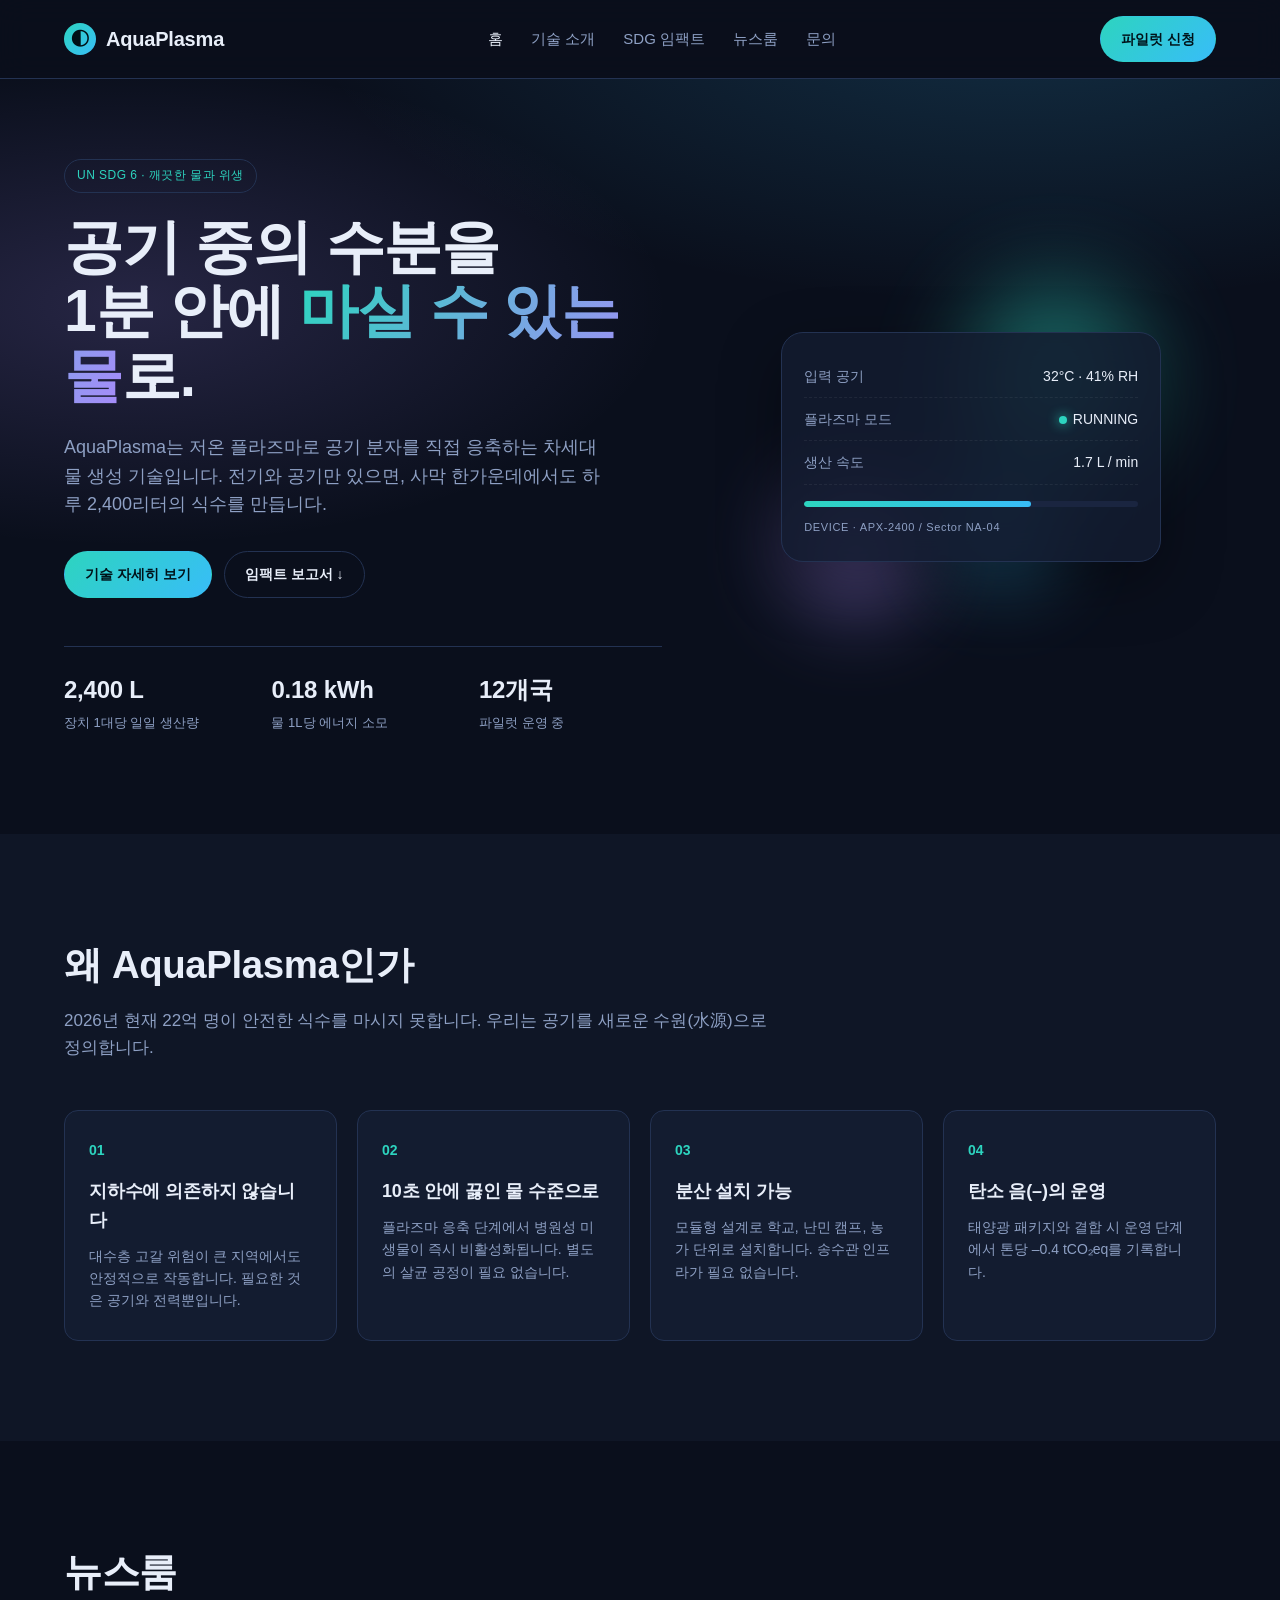
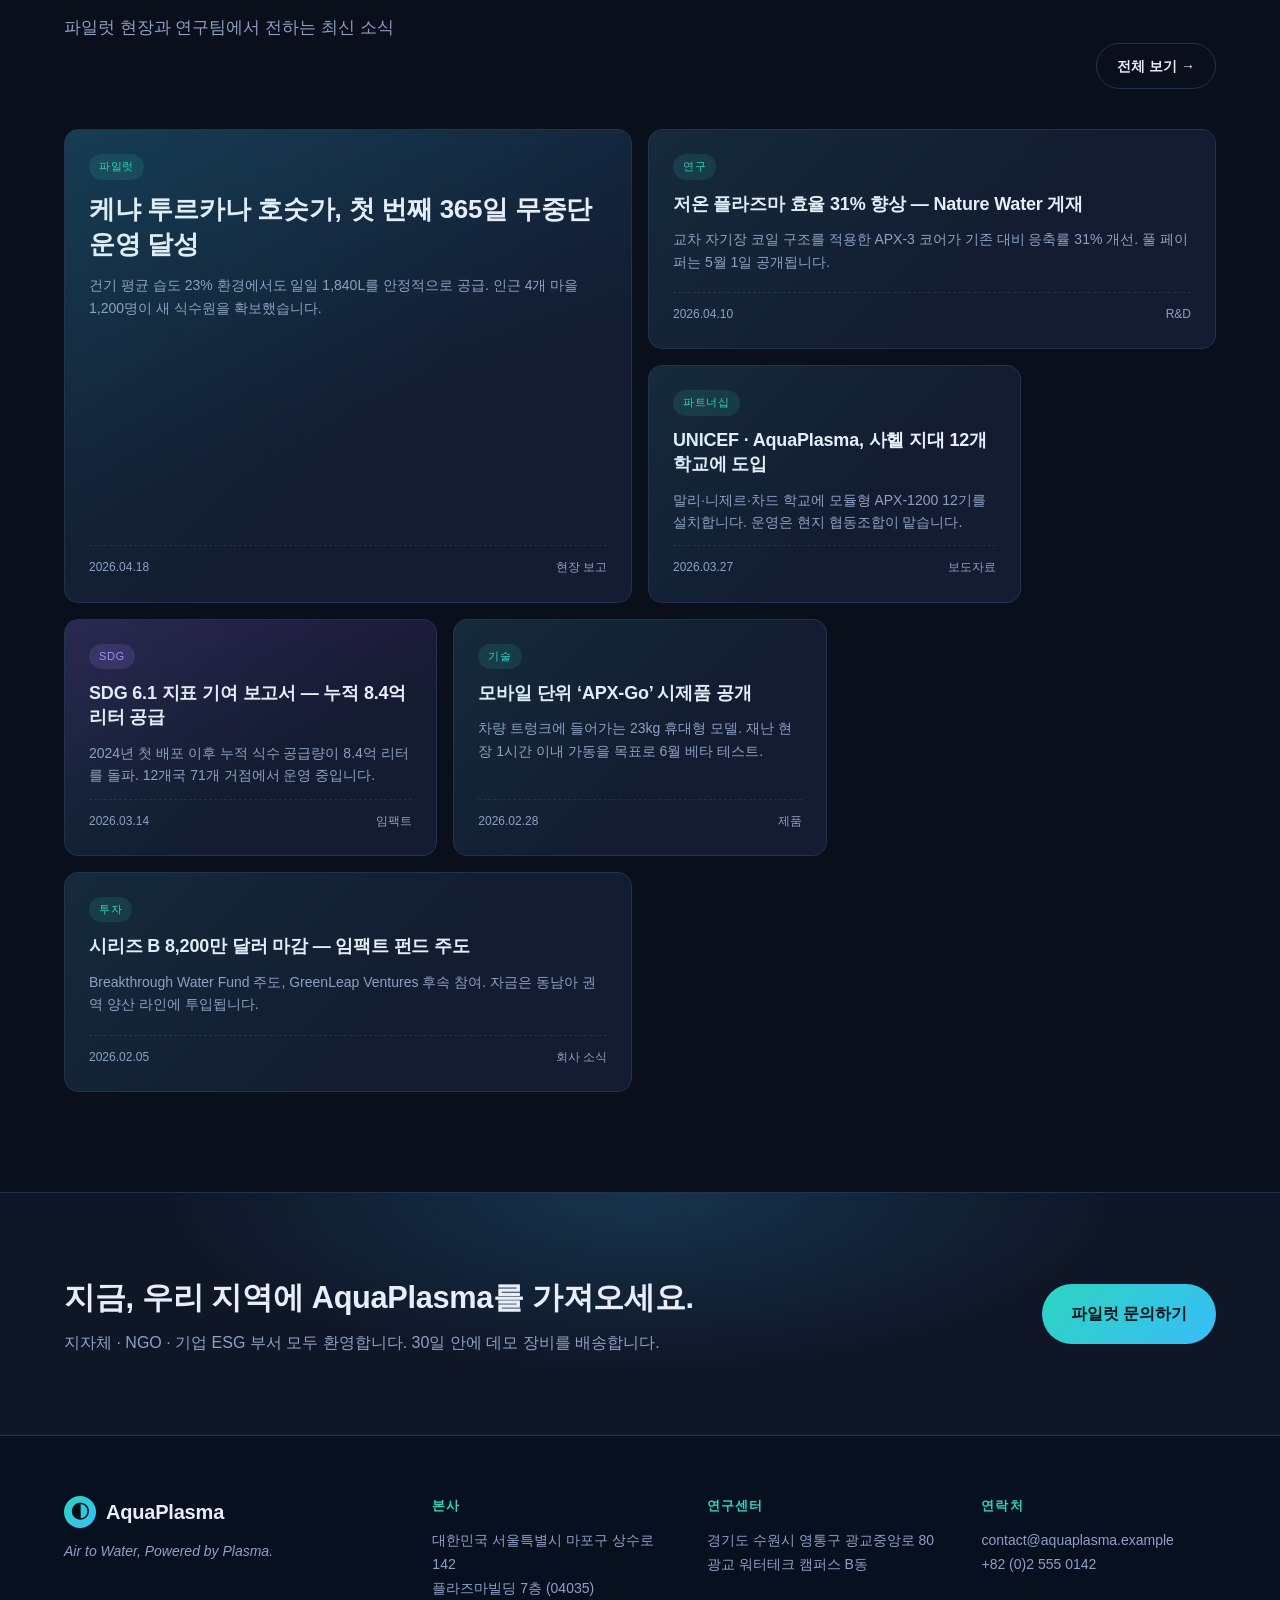
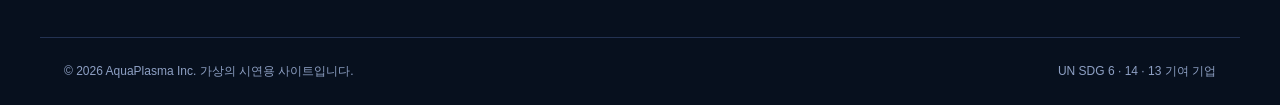
<file: test/aqua.html>
<!DOCTYPE html>
<html lang="ko">
<head>
<meta charset="UTF-8" />
<meta name="viewport" content="width=device-width, initial-scale=1.0" />
<title>AquaPlasma — 공기에서 물을 만들다</title>
<link rel="stylesheet" href="style.css" />
</head>
<body>

<header class="site-header">
  <div class="container nav">
    <a href="index.html" class="logo">
      <span class="logo-mark">◐</span>
      <span class="logo-text">AquaPlasma</span>
    </a>
    <nav class="primary-nav">
      <a href="index.html" class="active">홈</a>
      <a href="technology.html">기술 소개</a>
      <a href="#impact">SDG 임팩트</a>
      <a href="#newsroom">뉴스룸</a>
      <a href="#contact">문의</a>
    </nav>
    <a href="#contact" class="btn btn-primary">파일럿 신청</a>
  </div>
</header>

<section class="hero">
  <div class="container hero-grid">
    <div class="hero-copy">
      <span class="eyebrow">UN SDG 6 · 깨끗한 물과 위생</span>
      <h1>공기 중의 수분을<br/>1분 안에 <em>마실 수 있는 물</em>로.</h1>
      <p class="lead">
        AquaPlasma는 저온 플라즈마로 공기 분자를 직접 응축하는 차세대 물 생성 기술입니다.
        전기와 공기만 있으면, 사막 한가운데에서도 하루 2,400리터의 식수를 만듭니다.
      </p>
      <div class="hero-cta">
        <a href="technology.html" class="btn btn-primary">기술 자세히 보기</a>
        <a href="#impact" class="btn btn-ghost">임팩트 보고서 ↓</a>
      </div>
      <div class="hero-stats">
        <div><strong>2,400 L</strong><span>장치 1대당 일일 생산량</span></div>
        <div><strong>0.18 kWh</strong><span>물 1L당 에너지 소모</span></div>
        <div><strong>12개국</strong><span>파일럿 운영 중</span></div>
      </div>
    </div>
    <div class="hero-visual" aria-hidden="true">
      <div class="orb orb-1"></div>
      <div class="orb orb-2"></div>
      <div class="orb orb-3"></div>
      <div class="hero-card">
        <div class="card-row"><span>입력 공기</span><span>32°C · 41% RH</span></div>
        <div class="card-row"><span>플라즈마 모드</span><span class="dot-live">RUNNING</span></div>
        <div class="card-row"><span>생산 속도</span><span>1.7 L / min</span></div>
        <div class="card-bar"><div class="card-bar-fill"></div></div>
        <div class="card-foot">DEVICE · APX-2400 / Sector NA-04</div>
      </div>
    </div>
  </div>
</section>

<section id="impact" class="impact">
  <div class="container">
    <h2 class="section-title">왜 AquaPlasma인가</h2>
    <p class="section-sub">2026년 현재 22억 명이 안전한 식수를 마시지 못합니다. 우리는 공기를 새로운 수원(水源)으로 정의합니다.</p>
    <div class="impact-grid">
      <article class="impact-card">
        <div class="impact-num">01</div>
        <h3>지하수에 의존하지 않습니다</h3>
        <p>대수층 고갈 위험이 큰 지역에서도 안정적으로 작동합니다. 필요한 것은 공기와 전력뿐입니다.</p>
      </article>
      <article class="impact-card">
        <div class="impact-num">02</div>
        <h3>10초 안에 끓인 물 수준으로</h3>
        <p>플라즈마 응축 단계에서 병원성 미생물이 즉시 비활성화됩니다. 별도의 살균 공정이 필요 없습니다.</p>
      </article>
      <article class="impact-card">
        <div class="impact-num">03</div>
        <h3>분산 설치 가능</h3>
        <p>모듈형 설계로 학교, 난민 캠프, 농가 단위로 설치합니다. 송수관 인프라가 필요 없습니다.</p>
      </article>
      <article class="impact-card">
        <div class="impact-num">04</div>
        <h3>탄소 음(–)의 운영</h3>
        <p>태양광 패키지와 결합 시 운영 단계에서 톤당 –0.4 tCO₂eq를 기록합니다.</p>
      </article>
    </div>
  </div>
</section>

<section id="newsroom" class="newsroom">
  <div class="container">
    <div class="newsroom-head">
      <div>
        <h2 class="section-title">뉴스룸</h2>
        <p class="section-sub">파일럿 현장과 연구팀에서 전하는 최신 소식</p>
      </div>
      <a href="#" class="btn btn-ghost">전체 보기 →</a>
    </div>

    <div class="news-grid">

      <article class="news-tile tile-a">
        <span class="news-tag">파일럿</span>
        <h3>케냐 투르카나 호숫가, 첫 번째 365일 무중단 운영 달성</h3>
        <p>건기 평균 습도 23% 환경에서도 일일 1,840L를 안정적으로 공급. 인근 4개 마을 1,200명이 새 식수원을 확보했습니다.</p>
        <div class="news-foot"><span>2026.04.18</span><span>현장 보고</span></div>
      </article>

      <article class="news-tile tile-b">
        <span class="news-tag">연구</span>
        <h3>저온 플라즈마 효율 31% 향상 — Nature Water 게재</h3>
        <p>교차 자기장 코일 구조를 적용한 APX-3 코어가 기존 대비 응축률 31% 개선. 풀 페이퍼는 5월 1일 공개됩니다.</p>
        <div class="news-foot"><span>2026.04.10</span><span>R&amp;D</span></div>
      </article>

      <article class="news-tile tile-c">
        <span class="news-tag">파트너십</span>
        <h3>UNICEF · AquaPlasma, 사헬 지대 12개 학교에 도입</h3>
        <p>말리·니제르·차드 학교에 모듈형 APX-1200 12기를 설치합니다. 운영은 현지 협동조합이 맡습니다.</p>
        <div class="news-foot"><span>2026.03.27</span><span>보도자료</span></div>
      </article>

      <article class="news-tile tile-d">
        <span class="news-tag">SDG</span>
        <h3>SDG 6.1 지표 기여 보고서 — 누적 8.4억 리터 공급</h3>
        <p>2024년 첫 배포 이후 누적 식수 공급량이 8.4억 리터를 돌파. 12개국 71개 거점에서 운영 중입니다.</p>
        <div class="news-foot"><span>2026.03.14</span><span>임팩트</span></div>
      </article>

      <article class="news-tile tile-e">
        <span class="news-tag">기술</span>
        <h3>모바일 단위 ‘APX-Go’ 시제품 공개</h3>
        <p>차량 트렁크에 들어가는 23kg 휴대형 모델. 재난 현장 1시간 이내 가동을 목표로 6월 베타 테스트.</p>
        <div class="news-foot"><span>2026.02.28</span><span>제품</span></div>
      </article>

      <article class="news-tile tile-f">
        <span class="news-tag">투자</span>
        <h3>시리즈 B 8,200만 달러 마감 — 임팩트 펀드 주도</h3>
        <p>Breakthrough Water Fund 주도, GreenLeap Ventures 후속 참여. 자금은 동남아 권역 양산 라인에 투입됩니다.</p>
        <div class="news-foot"><span>2026.02.05</span><span>회사 소식</span></div>
      </article>

    </div>
  </div>
</section>

<section id="contact" class="cta">
  <div class="container cta-grid">
    <div>
      <h2>지금, 우리 지역에 AquaPlasma를 가져오세요.</h2>
      <p>지자체 · NGO · 기업 ESG 부서 모두 환영합니다. 30일 안에 데모 장비를 배송합니다.</p>
    </div>
    <a href="#" class="btn btn-primary btn-lg">파일럿 문의하기</a>
  </div>
</section>

<footer class="site-footer">
  <div class="container footer-grid">
    <div>
      <div class="logo">
        <span class="logo-mark">◐</span>
        <span class="logo-text">AquaPlasma</span>
      </div>
      <p class="footer-tag">Air to Water, Powered by Plasma.</p>
    </div>
    <div>
      <h4>본사</h4>
      <p>대한민국 서울특별시 마포구 상수로 142<br/>플라즈마빌딩 7층 (04035)</p>
    </div>
    <div>
      <h4>연구센터</h4>
      <p>경기도 수원시 영통구 광교중앙로 80<br/>광교 워터테크 캠퍼스 B동</p>
    </div>
    <div>
      <h4>연락처</h4>
      <p>contact@aquaplasma.example<br/>+82 (0)2 555 0142</p>
    </div>
  </div>
  <div class="container footer-bottom">
    <span>© 2026 AquaPlasma Inc. 가상의 시연용 사이트입니다.</span>
    <span>UN SDG 6 · 14 · 13 기여 기업</span>
  </div>
</footer>

</body>
</html>
</file>
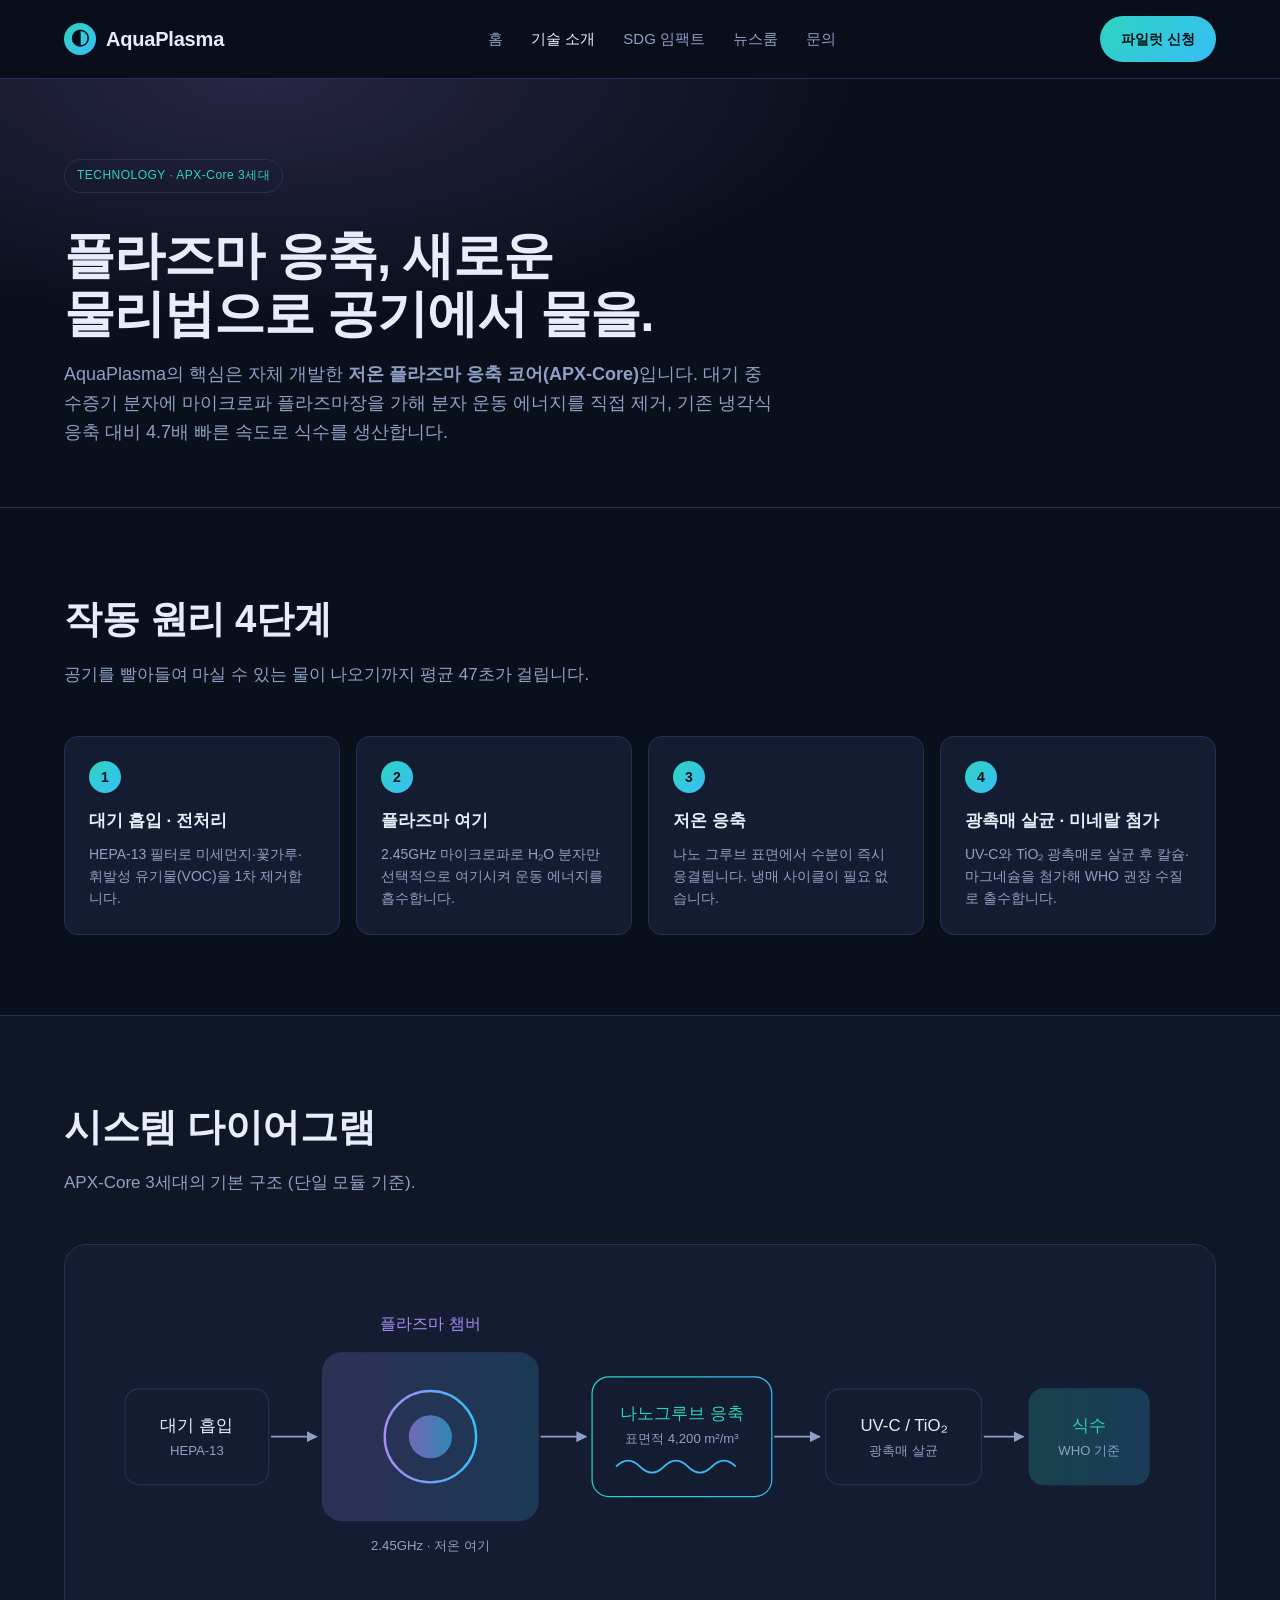
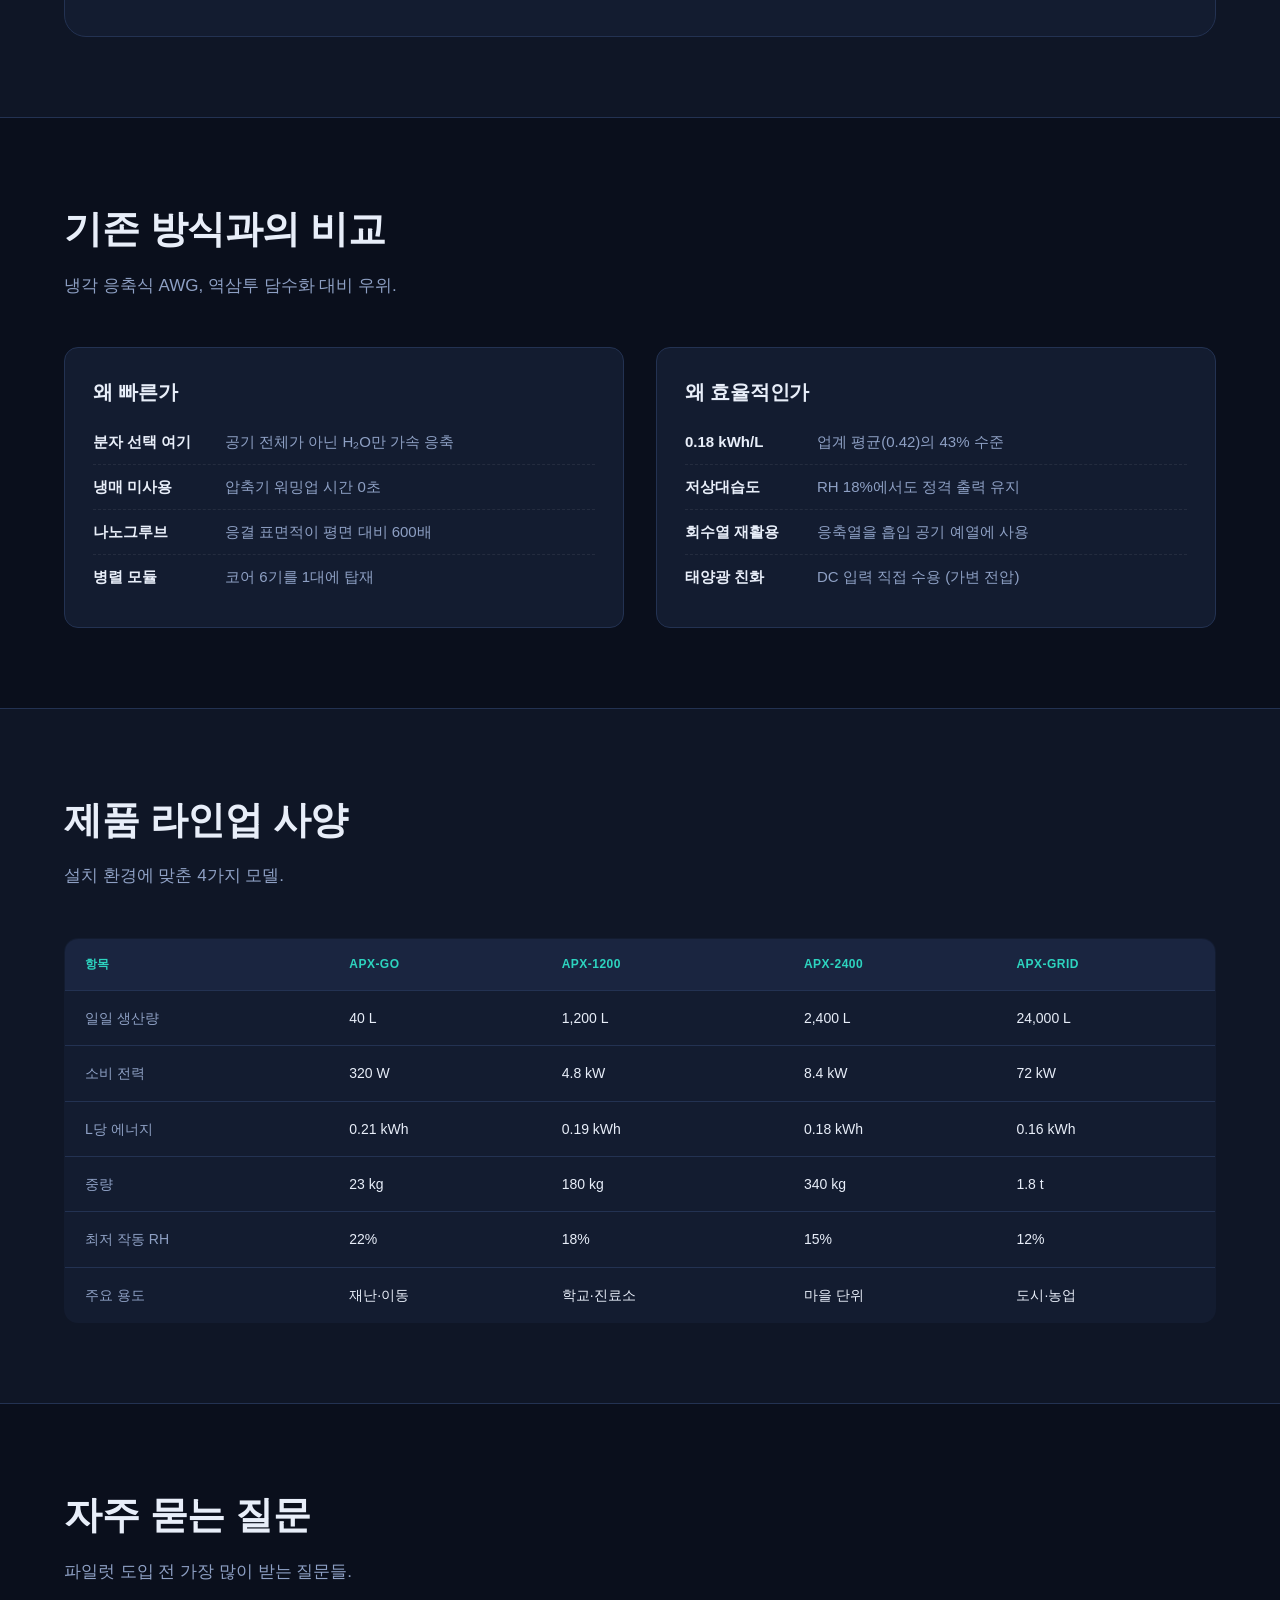
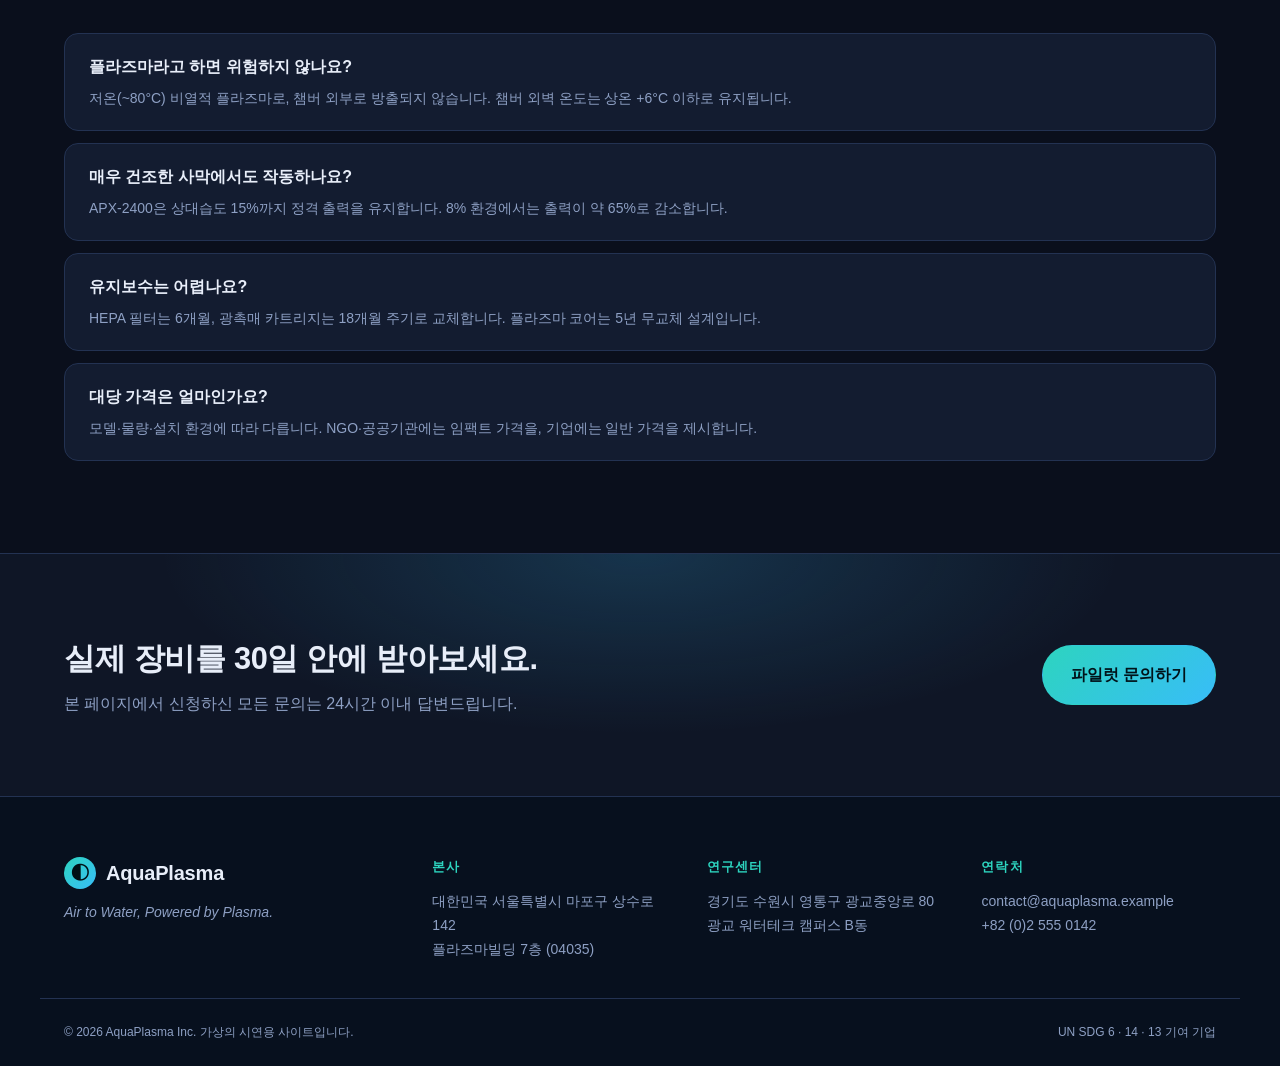
<file: test/technology.html>
<!DOCTYPE html>
<html lang="ko">
<head>
<meta charset="UTF-8" />
<meta name="viewport" content="width=device-width, initial-scale=1.0" />
<title>기술 소개 — AquaPlasma</title>
<link rel="stylesheet" href="style.css" />
</head>
<body>

<header class="site-header">
  <div class="container nav">
    <a href="index.html" class="logo">
      <span class="logo-mark">◐</span>
      <span class="logo-text">AquaPlasma</span>
    </a>
    <nav class="primary-nav">
      <a href="index.html">홈</a>
      <a href="technology.html" class="active">기술 소개</a>
      <a href="index.html#impact">SDG 임팩트</a>
      <a href="index.html#newsroom">뉴스룸</a>
      <a href="index.html#contact">문의</a>
    </nav>
    <a href="index.html#contact" class="btn btn-primary">파일럿 신청</a>
  </div>
</header>

<section class="tech-hero">
  <div class="container">
    <span class="eyebrow">TECHNOLOGY · APX-Core 3세대</span>
    <h1>플라즈마 응축, 새로운<br/>물리법으로 공기에서 물을.</h1>
    <p>
      AquaPlasma의 핵심은 자체 개발한 <strong>저온 플라즈마 응축 코어(APX-Core)</strong>입니다.
      대기 중 수증기 분자에 마이크로파 플라즈마장을 가해 분자 운동 에너지를 직접 제거,
      기존 냉각식 응축 대비 4.7배 빠른 속도로 식수를 생산합니다.
    </p>
  </div>
</section>

<section class="tech-section">
  <div class="container">
    <h2 class="section-title">작동 원리 4단계</h2>
    <p class="section-sub">공기를 빨아들여 마실 수 있는 물이 나오기까지 평균 47초가 걸립니다.</p>
    <div class="steps">
      <div class="step">
        <div class="step-num">1</div>
        <h3>대기 흡입 · 전처리</h3>
        <p>HEPA-13 필터로 미세먼지·꽃가루·휘발성 유기물(VOC)을 1차 제거합니다.</p>
      </div>
      <div class="step">
        <div class="step-num">2</div>
        <h3>플라즈마 여기</h3>
        <p>2.45GHz 마이크로파로 H₂O 분자만 선택적으로 여기시켜 운동 에너지를 흡수합니다.</p>
      </div>
      <div class="step">
        <div class="step-num">3</div>
        <h3>저온 응축</h3>
        <p>나노 그루브 표면에서 수분이 즉시 응결됩니다. 냉매 사이클이 필요 없습니다.</p>
      </div>
      <div class="step">
        <div class="step-num">4</div>
        <h3>광촉매 살균 · 미네랄 첨가</h3>
        <p>UV-C와 TiO₂ 광촉매로 살균 후 칼슘·마그네슘을 첨가해 WHO 권장 수질로 출수합니다.</p>
      </div>
    </div>
  </div>
</section>

<section class="tech-section alt">
  <div class="container">
    <h2 class="section-title">시스템 다이어그램</h2>
    <p class="section-sub">APX-Core 3세대의 기본 구조 (단일 모듈 기준).</p>
    <div class="diagram">
      <svg viewBox="0 0 900 260" xmlns="http://www.w3.org/2000/svg">
        <defs>
          <linearGradient id="g1" x1="0" x2="1">
            <stop offset="0" stop-color="#2dd4bf"/>
            <stop offset="1" stop-color="#38bdf8"/>
          </linearGradient>
          <linearGradient id="g2" x1="0" x2="1">
            <stop offset="0" stop-color="#a78bfa"/>
            <stop offset="1" stop-color="#38bdf8"/>
          </linearGradient>
          <marker id="arrow" viewBox="0 0 10 10" refX="9" refY="5" markerWidth="6" markerHeight="6" orient="auto">
            <path d="M 0 0 L 10 5 L 0 10 z" fill="#8ea0c4"/>
          </marker>
        </defs>

        <!-- air input -->
        <g>
          <rect x="20" y="90" width="120" height="80" rx="12" fill="#131c30" stroke="#233252"/>
          <text x="80" y="125" fill="#e8eef9" font-size="14" text-anchor="middle" font-family="sans-serif">대기 흡입</text>
          <text x="80" y="145" fill="#8ea0c4" font-size="11" text-anchor="middle" font-family="sans-serif">HEPA-13</text>
        </g>
        <line x1="142" y1="130" x2="180" y2="130" stroke="#8ea0c4" stroke-width="1.5" marker-end="url(#arrow)"/>

        <!-- plasma chamber -->
        <g>
          <rect x="185" y="60" width="180" height="140" rx="16" fill="url(#g2)" opacity="0.18" stroke="#a78bfa"/>
          <circle cx="275" cy="130" r="38" fill="none" stroke="url(#g2)" stroke-width="2">
            <animate attributeName="r" values="32;42;32" dur="2.5s" repeatCount="indefinite"/>
          </circle>
          <circle cx="275" cy="130" r="18" fill="url(#g2)" opacity="0.6"/>
          <text x="275" y="40" fill="#a78bfa" font-size="13" text-anchor="middle" font-family="sans-serif">플라즈마 챔버</text>
          <text x="275" y="225" fill="#8ea0c4" font-size="11" text-anchor="middle" font-family="sans-serif">2.45GHz · 저온 여기</text>
        </g>
        <line x1="367" y1="130" x2="405" y2="130" stroke="#8ea0c4" stroke-width="1.5" marker-end="url(#arrow)"/>

        <!-- condenser -->
        <g>
          <rect x="410" y="80" width="150" height="100" rx="14" fill="#131c30" stroke="url(#g1)"/>
          <text x="485" y="115" fill="#2dd4bf" font-size="14" text-anchor="middle" font-family="sans-serif">나노그루브 응축</text>
          <text x="485" y="135" fill="#8ea0c4" font-size="11" text-anchor="middle" font-family="sans-serif">표면적 4,200 m²/m³</text>
          <path d="M 430 155 q 10 -10 20 0 t 20 0 t 20 0 t 20 0 t 20 0" stroke="#38bdf8" fill="none" stroke-width="1.5"/>
        </g>
        <line x1="562" y1="130" x2="600" y2="130" stroke="#8ea0c4" stroke-width="1.5" marker-end="url(#arrow)"/>

        <!-- sterilize -->
        <g>
          <rect x="605" y="90" width="130" height="80" rx="12" fill="#131c30" stroke="#233252"/>
          <text x="670" y="125" fill="#e8eef9" font-size="14" text-anchor="middle" font-family="sans-serif">UV-C / TiO₂</text>
          <text x="670" y="145" fill="#8ea0c4" font-size="11" text-anchor="middle" font-family="sans-serif">광촉매 살균</text>
        </g>
        <line x1="737" y1="130" x2="770" y2="130" stroke="#8ea0c4" stroke-width="1.5" marker-end="url(#arrow)"/>

        <!-- output -->
        <g>
          <rect x="775" y="90" width="100" height="80" rx="12" fill="url(#g1)" opacity="0.2" stroke="#2dd4bf"/>
          <text x="825" y="125" fill="#2dd4bf" font-size="14" text-anchor="middle" font-family="sans-serif">식수</text>
          <text x="825" y="145" fill="#8ea0c4" font-size="11" text-anchor="middle" font-family="sans-serif">WHO 기준</text>
        </g>
      </svg>
    </div>
  </div>
</section>

<section class="tech-section">
  <div class="container">
    <h2 class="section-title">기존 방식과의 비교</h2>
    <p class="section-sub">냉각 응축식 AWG, 역삼투 담수화 대비 우위.</p>
    <div class="tech-grid">
      <div class="tech-card">
        <h3>왜 빠른가</h3>
        <ul>
          <li><strong>분자 선택 여기</strong>공기 전체가 아닌 H₂O만 가속 응축</li>
          <li><strong>냉매 미사용</strong>압축기 워밍업 시간 0초</li>
          <li><strong>나노그루브</strong>응결 표면적이 평면 대비 600배</li>
          <li><strong>병렬 모듈</strong>코어 6기를 1대에 탑재</li>
        </ul>
      </div>
      <div class="tech-card">
        <h3>왜 효율적인가</h3>
        <ul>
          <li><strong>0.18 kWh/L</strong>업계 평균(0.42)의 43% 수준</li>
          <li><strong>저상대습도</strong>RH 18%에서도 정격 출력 유지</li>
          <li><strong>회수열 재활용</strong>응축열을 흡입 공기 예열에 사용</li>
          <li><strong>태양광 친화</strong>DC 입력 직접 수용 (가변 전압)</li>
        </ul>
      </div>
    </div>
  </div>
</section>

<section class="tech-section alt">
  <div class="container">
    <h2 class="section-title">제품 라인업 사양</h2>
    <p class="section-sub">설치 환경에 맞춘 4가지 모델.</p>
    <table class="spec-table">
      <thead>
        <tr>
          <th>항목</th>
          <th>APX-Go</th>
          <th>APX-1200</th>
          <th>APX-2400</th>
          <th>APX-Grid</th>
        </tr>
      </thead>
      <tbody>
        <tr><td>일일 생산량</td><td>40 L</td><td>1,200 L</td><td>2,400 L</td><td>24,000 L</td></tr>
        <tr><td>소비 전력</td><td>320 W</td><td>4.8 kW</td><td>8.4 kW</td><td>72 kW</td></tr>
        <tr><td>L당 에너지</td><td>0.21 kWh</td><td>0.19 kWh</td><td>0.18 kWh</td><td>0.16 kWh</td></tr>
        <tr><td>중량</td><td>23 kg</td><td>180 kg</td><td>340 kg</td><td>1.8 t</td></tr>
        <tr><td>최저 작동 RH</td><td>22%</td><td>18%</td><td>15%</td><td>12%</td></tr>
        <tr><td>주요 용도</td><td>재난·이동</td><td>학교·진료소</td><td>마을 단위</td><td>도시·농업</td></tr>
      </tbody>
    </table>
  </div>
</section>

<section class="tech-section">
  <div class="container">
    <h2 class="section-title">자주 묻는 질문</h2>
    <p class="section-sub">파일럿 도입 전 가장 많이 받는 질문들.</p>
    <div class="faq-item">
      <h4>플라즈마라고 하면 위험하지 않나요?</h4>
      <p>저온(~80°C) 비열적 플라즈마로, 챔버 외부로 방출되지 않습니다. 챔버 외벽 온도는 상온 +6°C 이하로 유지됩니다.</p>
    </div>
    <div class="faq-item">
      <h4>매우 건조한 사막에서도 작동하나요?</h4>
      <p>APX-2400은 상대습도 15%까지 정격 출력을 유지합니다. 8% 환경에서는 출력이 약 65%로 감소합니다.</p>
    </div>
    <div class="faq-item">
      <h4>유지보수는 어렵나요?</h4>
      <p>HEPA 필터는 6개월, 광촉매 카트리지는 18개월 주기로 교체합니다. 플라즈마 코어는 5년 무교체 설계입니다.</p>
    </div>
    <div class="faq-item">
      <h4>대당 가격은 얼마인가요?</h4>
      <p>모델·물량·설치 환경에 따라 다릅니다. NGO·공공기관에는 임팩트 가격을, 기업에는 일반 가격을 제시합니다.</p>
    </div>
  </div>
</section>

<section class="cta">
  <div class="container cta-grid">
    <div>
      <h2>실제 장비를 30일 안에 받아보세요.</h2>
      <p>본 페이지에서 신청하신 모든 문의는 24시간 이내 답변드립니다.</p>
    </div>
    <a href="index.html#contact" class="btn btn-primary btn-lg">파일럿 문의하기</a>
  </div>
</section>

<footer class="site-footer">
  <div class="container footer-grid">
    <div>
      <div class="logo">
        <span class="logo-mark">◐</span>
        <span class="logo-text">AquaPlasma</span>
      </div>
      <p class="footer-tag">Air to Water, Powered by Plasma.</p>
    </div>
    <div>
      <h4>본사</h4>
      <p>대한민국 서울특별시 마포구 상수로 142<br/>플라즈마빌딩 7층 (04035)</p>
    </div>
    <div>
      <h4>연구센터</h4>
      <p>경기도 수원시 영통구 광교중앙로 80<br/>광교 워터테크 캠퍼스 B동</p>
    </div>
    <div>
      <h4>연락처</h4>
      <p>contact@aquaplasma.example<br/>+82 (0)2 555 0142</p>
    </div>
  </div>
  <div class="container footer-bottom">
    <span>© 2026 AquaPlasma Inc. 가상의 시연용 사이트입니다.</span>
    <span>UN SDG 6 · 14 · 13 기여 기업</span>
  </div>
</footer>

</body>
</html>
</file>
<file: test/style.css>
:root {
  --bg: #0a0f1c;
  --bg-2: #0f1626;
  --surface: #131c30;
  --surface-2: #1a2540;
  --line: #233252;
  --text: #e8eef9;
  --muted: #8ea0c4;
  --primary: #2dd4bf;
  --primary-2: #38bdf8;
  --accent: #a78bfa;
  --warn: #fbbf24;
  --radius: 14px;
  --radius-lg: 22px;
  --shadow: 0 20px 60px rgba(0, 0, 0, 0.35);
}

* { box-sizing: border-box; }

html, body {
  margin: 0;
  padding: 0;
  background: var(--bg);
  color: var(--text);
  font-family: -apple-system, BlinkMacSystemFont, "Inter", "Pretendard",
    "Apple SD Gothic Neo", "Noto Sans KR", sans-serif;
  line-height: 1.6;
  -webkit-font-smoothing: antialiased;
}

a { color: inherit; text-decoration: none; }

.container {
  max-width: 1200px;
  margin: 0 auto;
  padding: 0 24px;
}

/* ---------- Header ---------- */
.site-header {
  position: sticky;
  top: 0;
  z-index: 50;
  backdrop-filter: blur(14px);
  background: rgba(10, 15, 28, 0.7);
  border-bottom: 1px solid var(--line);
}
.nav {
  display: flex;
  align-items: center;
  justify-content: space-between;
  padding: 16px 24px;
  gap: 24px;
}
.logo {
  display: flex;
  align-items: center;
  gap: 10px;
  font-weight: 700;
  letter-spacing: -0.01em;
  font-size: 20px;
}
.logo-mark {
  display: inline-grid;
  place-items: center;
  width: 32px;
  height: 32px;
  border-radius: 50%;
  background: linear-gradient(135deg, var(--primary), var(--primary-2));
  color: #001016;
  font-size: 18px;
  font-weight: 900;
}
.primary-nav {
  display: flex;
  gap: 28px;
  font-size: 15px;
  color: var(--muted);
}
.primary-nav a:hover,
.primary-nav a.active {
  color: var(--text);
}

/* ---------- Buttons ---------- */
.btn {
  display: inline-flex;
  align-items: center;
  justify-content: center;
  padding: 11px 20px;
  border-radius: 999px;
  font-weight: 600;
  font-size: 14px;
  border: 1px solid transparent;
  transition: transform .15s ease, background .2s ease, border-color .2s ease;
  cursor: pointer;
}
.btn-primary {
  background: linear-gradient(135deg, var(--primary), var(--primary-2));
  color: #00131a;
}
.btn-primary:hover { transform: translateY(-1px); }
.btn-ghost {
  background: transparent;
  border-color: var(--line);
  color: var(--text);
}
.btn-ghost:hover { border-color: var(--primary); color: var(--primary); }
.btn-lg { padding: 16px 28px; font-size: 16px; }

/* ---------- Hero ---------- */
.hero {
  position: relative;
  overflow: hidden;
  padding: 80px 0 100px;
  background:
    radial-gradient(1200px 500px at 80% -10%, rgba(56,189,248,0.18), transparent 60%),
    radial-gradient(900px 400px at 10% 30%, rgba(167,139,250,0.18), transparent 60%),
    var(--bg);
}
.hero-grid {
  display: grid;
  grid-template-columns: 1.1fr 0.9fr;
  gap: 64px;
  align-items: center;
}
.eyebrow {
  display: inline-block;
  padding: 6px 12px;
  border: 1px solid var(--line);
  border-radius: 999px;
  font-size: 12px;
  letter-spacing: 0.04em;
  color: var(--primary);
  margin-bottom: 22px;
}
.hero h1 {
  font-size: clamp(36px, 4.6vw, 60px);
  line-height: 1.1;
  margin: 0 0 24px;
  letter-spacing: -0.02em;
}
.hero h1 em {
  font-style: normal;
  background: linear-gradient(120deg, var(--primary), var(--accent));
  -webkit-background-clip: text;
  background-clip: text;
  color: transparent;
}
.lead {
  font-size: 18px;
  color: var(--muted);
  max-width: 540px;
  margin: 0 0 32px;
}
.hero-cta {
  display: flex;
  gap: 12px;
  margin-bottom: 48px;
  flex-wrap: wrap;
}
.hero-stats {
  display: grid;
  grid-template-columns: repeat(3, 1fr);
  gap: 24px;
  border-top: 1px solid var(--line);
  padding-top: 24px;
}
.hero-stats strong {
  display: block;
  font-size: 24px;
  letter-spacing: -0.01em;
}
.hero-stats span {
  display: block;
  color: var(--muted);
  font-size: 13px;
  margin-top: 4px;
}

/* hero visual */
.hero-visual {
  position: relative;
  height: 460px;
}
.orb {
  position: absolute;
  border-radius: 50%;
  filter: blur(40px);
  opacity: 0.7;
  animation: float 8s ease-in-out infinite;
}
.orb-1 {
  width: 280px; height: 280px;
  background: radial-gradient(circle, var(--primary), transparent 65%);
  top: 20px; right: 20px;
}
.orb-2 {
  width: 200px; height: 200px;
  background: radial-gradient(circle, var(--accent), transparent 65%);
  bottom: 30px; left: 30px;
  animation-delay: -3s;
}
.orb-3 {
  width: 160px; height: 160px;
  background: radial-gradient(circle, var(--primary-2), transparent 65%);
  top: 50%; left: 40%;
  animation-delay: -6s;
}
@keyframes float {
  0%, 100% { transform: translateY(0); }
  50% { transform: translateY(-18px); }
}
.hero-card {
  position: absolute;
  inset: auto 0 0 0;
  margin: auto;
  top: 50%;
  left: 50%;
  transform: translate(-50%, -50%);
  width: 92%;
  max-width: 380px;
  background: rgba(19, 28, 48, 0.85);
  border: 1px solid var(--line);
  border-radius: var(--radius-lg);
  padding: 22px;
  backdrop-filter: blur(18px);
  box-shadow: var(--shadow);
}
.card-row {
  display: flex;
  justify-content: space-between;
  padding: 10px 0;
  border-bottom: 1px dashed rgba(255,255,255,0.06);
  font-size: 14px;
}
.card-row:last-of-type { border-bottom: none; }
.card-row span:first-child { color: var(--muted); }
.dot-live::before {
  content: "";
  display: inline-block;
  width: 8px; height: 8px;
  background: var(--primary);
  border-radius: 50%;
  margin-right: 6px;
  box-shadow: 0 0 12px var(--primary);
  animation: pulse 1.5s infinite;
}
@keyframes pulse {
  0%, 100% { opacity: 1; }
  50% { opacity: 0.4; }
}
.card-bar {
  height: 6px;
  background: var(--surface-2);
  border-radius: 999px;
  margin: 16px 0 12px;
  overflow: hidden;
}
.card-bar-fill {
  height: 100%;
  width: 68%;
  background: linear-gradient(90deg, var(--primary), var(--primary-2));
  border-radius: 999px;
  animation: fill 4s ease-in-out infinite alternate;
}
@keyframes fill {
  from { width: 38%; }
  to { width: 82%; }
}
.card-foot {
  font-size: 11px;
  color: var(--muted);
  letter-spacing: 0.06em;
}

/* ---------- Sections ---------- */
.section-title {
  font-size: clamp(28px, 3vw, 40px);
  letter-spacing: -0.01em;
  margin: 0 0 12px;
}
.section-sub {
  color: var(--muted);
  font-size: 17px;
  margin: 0 0 48px;
  max-width: 720px;
}

.impact { padding: 100px 0; background: var(--bg-2); }
.impact-grid {
  display: grid;
  grid-template-columns: repeat(4, 1fr);
  gap: 20px;
}
.impact-card {
  background: var(--surface);
  border: 1px solid var(--line);
  border-radius: var(--radius);
  padding: 28px 24px;
  transition: transform .2s ease, border-color .2s ease;
}
.impact-card:hover {
  transform: translateY(-4px);
  border-color: var(--primary);
}
.impact-num {
  font-size: 14px;
  color: var(--primary);
  font-weight: 700;
  margin-bottom: 16px;
}
.impact-card h3 {
  font-size: 18px;
  margin: 0 0 10px;
  letter-spacing: -0.01em;
}
.impact-card p {
  margin: 0;
  color: var(--muted);
  font-size: 14px;
  line-height: 1.6;
}

/* ---------- Newsroom (tiles) ---------- */
.newsroom { padding: 100px 0; }
.newsroom-head {
  display: flex;
  justify-content: space-between;
  align-items: flex-end;
  margin-bottom: 40px;
  gap: 20px;
}
.news-grid {
  display: grid;
  grid-template-columns: repeat(6, 1fr);
  grid-auto-rows: minmax(220px, auto);
  gap: 16px;
}
.news-tile {
  position: relative;
  background: var(--surface);
  border: 1px solid var(--line);
  border-radius: var(--radius);
  padding: 24px;
  display: flex;
  flex-direction: column;
  gap: 12px;
  transition: transform .2s ease, border-color .2s ease;
  overflow: hidden;
}
.news-tile::before {
  content: "";
  position: absolute;
  inset: 0;
  background: linear-gradient(135deg, rgba(45,212,191,0.08), transparent 60%);
  pointer-events: none;
}
.news-tile:hover {
  transform: translateY(-4px);
  border-color: var(--primary);
}
.news-tile h3 {
  font-size: 18px;
  letter-spacing: -0.01em;
  margin: 0;
  line-height: 1.35;
}
.news-tile p {
  margin: 0;
  color: var(--muted);
  font-size: 14px;
  flex: 1;
}
.news-tag {
  align-self: flex-start;
  background: rgba(45, 212, 191, 0.12);
  color: var(--primary);
  font-size: 11px;
  letter-spacing: 0.06em;
  padding: 4px 10px;
  border-radius: 999px;
  text-transform: uppercase;
}
.news-foot {
  display: flex;
  justify-content: space-between;
  font-size: 12px;
  color: var(--muted);
  border-top: 1px dashed rgba(255,255,255,0.08);
  padding-top: 12px;
}

/* tile sizing variations for tile feel */
.tile-a { grid-column: span 3; grid-row: span 2; background: linear-gradient(160deg, #14304a, #131c30 60%); }
.tile-a h3 { font-size: 26px; }
.tile-b { grid-column: span 3; }
.tile-c { grid-column: span 2; }
.tile-d { grid-column: span 2; background: linear-gradient(160deg, #2a1a48, #131c30 60%); }
.tile-d .news-tag { background: rgba(167,139,250,0.15); color: var(--accent); }
.tile-e { grid-column: span 2; }
.tile-f { grid-column: span 3; }

/* ---------- CTA ---------- */
.cta {
  padding: 80px 0;
  background:
    radial-gradient(800px 300px at 50% 0%, rgba(56,189,248,0.18), transparent 60%),
    var(--bg-2);
  border-top: 1px solid var(--line);
}
.cta-grid {
  display: flex;
  justify-content: space-between;
  align-items: center;
  gap: 32px;
  flex-wrap: wrap;
}
.cta h2 {
  font-size: clamp(24px, 2.4vw, 34px);
  margin: 0 0 8px;
  letter-spacing: -0.01em;
}
.cta p { margin: 0; color: var(--muted); }

/* ---------- Footer ---------- */
.site-footer {
  background: #07101e;
  border-top: 1px solid var(--line);
  padding: 60px 0 24px;
}
.footer-grid {
  display: grid;
  grid-template-columns: 1.4fr 1fr 1fr 1fr;
  gap: 40px;
  margin-bottom: 36px;
}
.footer-grid h4 {
  font-size: 13px;
  text-transform: uppercase;
  letter-spacing: 0.08em;
  color: var(--primary);
  margin: 0 0 12px;
}
.footer-grid p {
  margin: 0;
  font-size: 14px;
  color: var(--muted);
  line-height: 1.7;
}
.footer-tag {
  margin-top: 12px !important;
  font-style: italic;
}
.footer-bottom {
  display: flex;
  justify-content: space-between;
  font-size: 12px;
  color: var(--muted);
  padding-top: 24px;
  border-top: 1px solid var(--line);
}

/* ---------- Technology page ---------- */
.tech-hero {
  padding: 80px 0 60px;
  background:
    radial-gradient(1000px 400px at 20% 0%, rgba(167,139,250,0.18), transparent 60%),
    var(--bg);
}
.tech-hero h1 {
  font-size: clamp(34px, 4vw, 52px);
  margin: 12px 0 16px;
  letter-spacing: -0.02em;
  line-height: 1.15;
}
.tech-hero p {
  font-size: 18px;
  color: var(--muted);
  max-width: 720px;
  margin: 0;
}
.tech-section { padding: 80px 0; border-top: 1px solid var(--line); }
.tech-section.alt { background: var(--bg-2); }

.steps {
  display: grid;
  grid-template-columns: repeat(4, 1fr);
  gap: 16px;
  margin-top: 32px;
}
.step {
  background: var(--surface);
  border: 1px solid var(--line);
  border-radius: var(--radius);
  padding: 24px;
  position: relative;
}
.step-num {
  display: inline-grid;
  place-items: center;
  width: 32px;
  height: 32px;
  border-radius: 50%;
  background: linear-gradient(135deg, var(--primary), var(--primary-2));
  color: #001016;
  font-weight: 800;
  font-size: 14px;
  margin-bottom: 14px;
}
.step h3 { margin: 0 0 8px; font-size: 17px; }
.step p { margin: 0; color: var(--muted); font-size: 14px; }

.tech-grid {
  display: grid;
  grid-template-columns: 1fr 1fr;
  gap: 32px;
  align-items: start;
}
.tech-card {
  background: var(--surface);
  border: 1px solid var(--line);
  border-radius: var(--radius);
  padding: 28px;
}
.tech-card h3 {
  margin: 0 0 12px;
  font-size: 20px;
  letter-spacing: -0.01em;
}
.tech-card ul {
  margin: 0;
  padding: 0;
  list-style: none;
}
.tech-card li {
  display: flex;
  gap: 12px;
  padding: 10px 0;
  border-bottom: 1px dashed rgba(255,255,255,0.07);
  font-size: 15px;
  color: var(--muted);
}
.tech-card li:last-child { border-bottom: none; }
.tech-card li strong {
  color: var(--text);
  min-width: 120px;
  display: inline-block;
}

.spec-table {
  width: 100%;
  border-collapse: collapse;
  margin-top: 24px;
  background: var(--surface);
  border: 1px solid var(--line);
  border-radius: var(--radius);
  overflow: hidden;
}
.spec-table th, .spec-table td {
  text-align: left;
  padding: 16px 20px;
  border-bottom: 1px solid var(--line);
  font-size: 14px;
}
.spec-table th {
  background: var(--surface-2);
  color: var(--primary);
  font-weight: 600;
  letter-spacing: 0.04em;
  font-size: 12px;
  text-transform: uppercase;
}
.spec-table td:first-child { color: var(--muted); }
.spec-table tr:last-child td { border-bottom: none; }

.diagram {
  background: var(--surface);
  border: 1px solid var(--line);
  border-radius: var(--radius-lg);
  padding: 36px;
  text-align: center;
  margin-top: 24px;
}
.diagram svg { max-width: 100%; height: auto; }

.faq-item {
  background: var(--surface);
  border: 1px solid var(--line);
  border-radius: var(--radius);
  padding: 20px 24px;
  margin-bottom: 12px;
}
.faq-item h4 { margin: 0 0 8px; font-size: 16px; }
.faq-item p { margin: 0; color: var(--muted); font-size: 14px; }

/* ---------- Responsive ---------- */
@media (max-width: 960px) {
  .hero-grid,
  .tech-grid,
  .footer-grid { grid-template-columns: 1fr; gap: 32px; }
  .hero-visual { height: 360px; }
  .impact-grid { grid-template-columns: repeat(2, 1fr); }
  .news-grid { grid-template-columns: repeat(2, 1fr); }
  .tile-a, .tile-b, .tile-c, .tile-d, .tile-e, .tile-f { grid-column: span 2; grid-row: auto; }
  .steps { grid-template-columns: repeat(2, 1fr); }
  .primary-nav { display: none; }
}
@media (max-width: 600px) {
  .hero { padding: 56px 0 64px; }
  .hero-stats { grid-template-columns: 1fr; gap: 12px; }
  .news-grid, .impact-grid, .steps { grid-template-columns: 1fr; }
  .tile-a, .tile-b, .tile-c, .tile-d, .tile-e, .tile-f { grid-column: span 1; }
  .footer-bottom { flex-direction: column; gap: 8px; }
}
</file>
